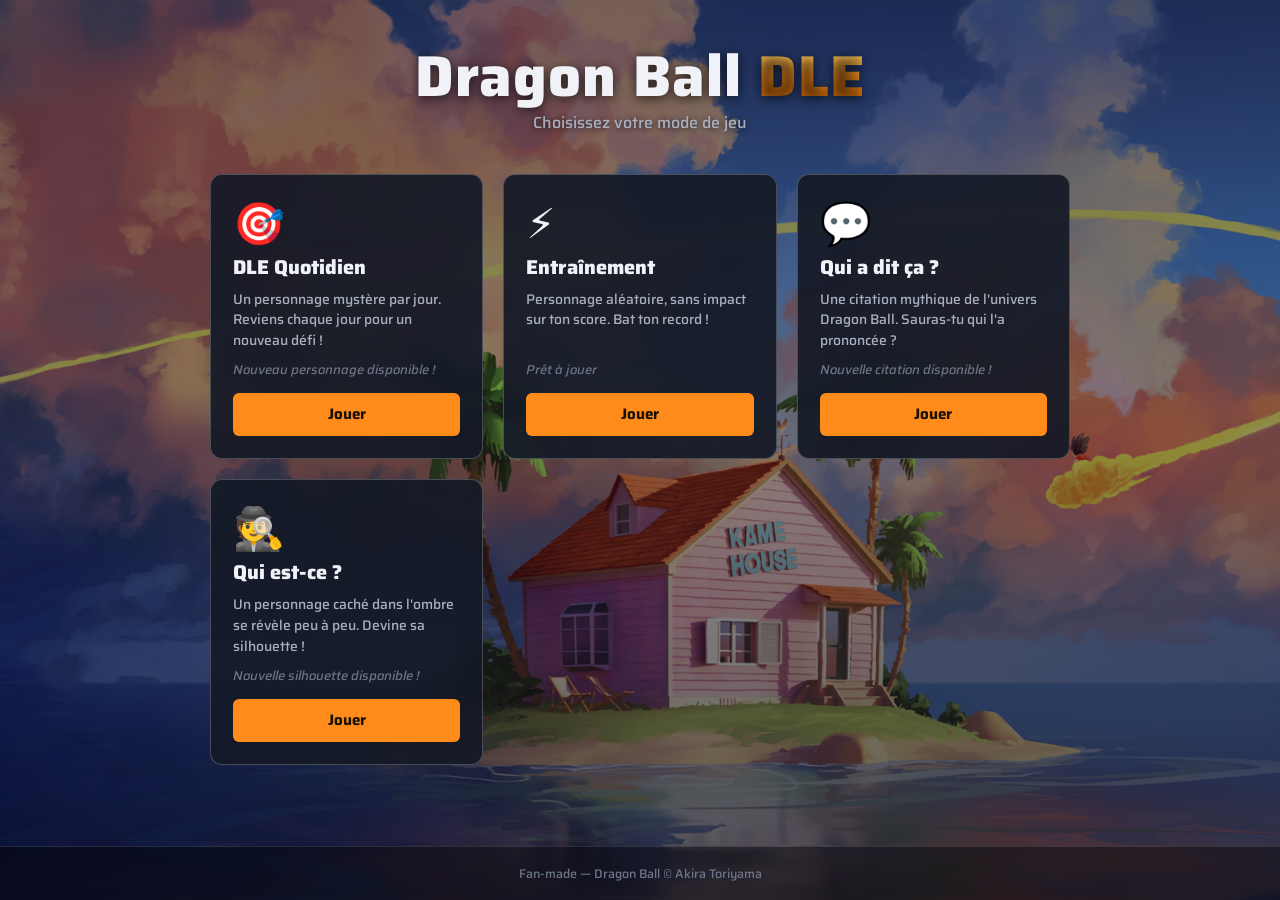
<file: index.html>
<!DOCTYPE html>
<html lang="fr">
<head>
  <meta charset="UTF-8" />
  <meta name="viewport" content="width=device-width, initial-scale=1.0" />
  <title>Dragon Ball DLE</title>
  <link rel="stylesheet" href="style.css" />
  <link href="https://fonts.googleapis.com/css2?family=Saira:wght@500;600;700;800&display=swap" rel="stylesheet" />
</head>
<body>
  <div class="bg-image" aria-hidden="true"></div>
  <div class="bg-overlay" aria-hidden="true"></div>
  <div class="page-wrap hub-wrap">
    <header>
      <h1>Dragon Ball <span>DLE</span></h1>
      <p class="subtitle">Choisissez votre mode de jeu</p>
    </header>
    <main class="hub-main">
      <div class="modes-grid">
        <!-- Daily card -->
        <a href="daily.html" class="mode-card" id="card-daily">
          <div class="mode-icon">🎯</div>
          <h2 class="mode-title">DLE Quotidien</h2>
          <p class="mode-desc">Un personnage mystère par jour. Reviens chaque jour pour un nouveau défi !</p>
          <div class="mode-status"><span id="daily-status-text">Nouveau personnage disponible !</span></div>
          <div class="btn-mode">Jouer</div>
        </a>
        <!-- Practice card -->
        <a href="practice.html" class="mode-card" id="card-practice">
          <div class="mode-icon">⚡</div>
          <h2 class="mode-title">Entraînement</h2>
          <p class="mode-desc">Personnage aléatoire, sans impact sur ton score. Bat ton record !</p>
          <div class="mode-status"><span id="practice-status-text">Prêt à jouer</span></div>
          <div class="btn-mode">Jouer</div>
        </a>
        <!-- Quotes card -->
        <a href="quotes.html" class="mode-card" id="card-quotes">
          <div class="mode-icon">💬</div>
          <h2 class="mode-title">Qui a dit ça ?</h2>
          <p class="mode-desc">Une citation mythique de l'univers Dragon Ball. Sauras-tu qui l'a prononcée ?</p>
          <div class="mode-status"><span id="quotes-status-text">Nouvelle citation disponible !</span></div>
          <div class="btn-mode">Jouer</div>
        </a>
        <!-- Silhouette card -->
        <a href="silhouette.html" class="mode-card" id="card-silhouette">
          <div class="mode-icon">🕵️</div>
          <h2 class="mode-title">Qui est-ce ?</h2>
          <p class="mode-desc">Un personnage caché dans l'ombre se révèle peu à peu. Devine sa silhouette !</p>
          <div class="mode-status"><span id="silhouette-status-text">Nouvelle silhouette disponible !</span></div>
          <div class="btn-mode">Jouer</div>
        </a>
      </div>
    </main>
    <footer><p>Fan-made — Dragon Ball © Akira Toriyama</p></footer>
  </div>
  <script>
    // Hub status logic
    function getParisDateKey() {
      try {
        const p = new Intl.DateTimeFormat('fr-FR', { timeZone: 'Europe/Paris', year: 'numeric', month: '2-digit', day: '2-digit' }).formatToParts(new Date());
        return p.find(x=>x.type==='year').value + '-' + p.find(x=>x.type==='month').value + '-' + p.find(x=>x.type==='day').value;
      } catch(e) { const d=new Date(); return d.getFullYear()+'-'+String(d.getMonth()+1).padStart(2,'0')+'-'+String(d.getDate()).padStart(2,'0'); }
    }
    function formatMs(ms) {
      const s = Math.floor(ms/1000), m = Math.floor(s/60);
      return String(m).padStart(2,'0') + ':' + String(s%60).padStart(2,'0');
    }
    function timeUntilMidnight() {
      try {
        const now = new Date();
        const paris = new Date(now.toLocaleString('en-US', {timeZone:'Europe/Paris'}));
        const local = new Date(now.toLocaleString('en-US'));
        const offset = paris - local;
        const next = new Date(paris); next.setHours(24,0,0,0);
        const diff = Math.max(0, (next - paris));
        const h=Math.floor(diff/3600000), m=Math.floor((diff%3600000)/60000), s=Math.floor((diff%60000)/1000);
        return String(h).padStart(2,'0')+':'+String(m).padStart(2,'0')+':'+String(s).padStart(2,'0');
      } catch(e) { return '--:--:--'; }
    }
    const todayKey = getParisDateKey();
    // Daily
    try {
      const ds = JSON.parse(localStorage.getItem('dbdle_daily_state') || 'null');
      const el = document.getElementById('daily-status-text');
      const card = document.getElementById('card-daily');
      if (ds && ds.dateKey === todayKey) {
        if (ds.won) {
          el.textContent = 'Gagné en ' + ds.tries + ' essai(s) ✓';
          card.classList.add('card-done');
          const t = document.createElement('span'); t.className='hub-timer'; t.id='hub-daily-timer';
          document.getElementById('card-daily').querySelector('.mode-status').appendChild(t);
          (function tick(){ t.textContent = ' · Prochain dans ' + timeUntilMidnight(); setTimeout(tick,1000); })();
        } else if (ds.guessNames && ds.guessNames.length > 0) {
          el.textContent = 'En cours — ' + ds.guessNames.length + ' essai(s)';
          card.classList.add('card-inprogress');
        }
      }
    } catch(e) {}
    // Practice
    try {
      const best = localStorage.getItem('dbdle_practice_best');
      if (best) document.getElementById('practice-status-text').textContent = 'Record : ' + formatMs(parseInt(best));
    } catch(e) {}
    // Quotes
    try {
      const qs = JSON.parse(localStorage.getItem('dbdle_quote_' + todayKey) || 'null');
      const qel = document.getElementById('quotes-status-text');
      const qcard = document.getElementById('card-quotes');
      if (qs) {
        if (qs.solved) { qel.textContent = 'Résolue en ' + qs.tries + ' essai(s) ✓'; qcard.classList.add('card-done'); }
        else if (qs.failed) { qel.textContent = 'Tentée aujourd\'hui'; qcard.classList.add('card-inprogress'); }
        else if (qs.guessNames && qs.guessNames.length > 0) { qel.textContent = 'En cours — ' + qs.guessNames.length + ' essai(s)'; qcard.classList.add('card-inprogress'); }
      }
    } catch(e) {}
    // Silhouette
    try {
      const ss = JSON.parse(localStorage.getItem('dbdle_silhouette_' + todayKey) || 'null');
      const sel = document.getElementById('silhouette-status-text');
      const scard = document.getElementById('card-silhouette');
      if (ss) {
        if (ss.solved) { sel.textContent = 'Trouvée en ' + ss.tries + ' essai(s) ✓'; scard.classList.add('card-done'); }
        else if (ss.failed) { sel.textContent = 'Tentée aujourd\'hui'; scard.classList.add('card-inprogress'); }
        else if (ss.guessNames && ss.guessNames.length > 0) { sel.textContent = 'En cours — ' + ss.guessNames.length + ' essai(s)'; scard.classList.add('card-inprogress'); }
      }
    } catch(e) {}
  </script>
</body>
</html>
</file>
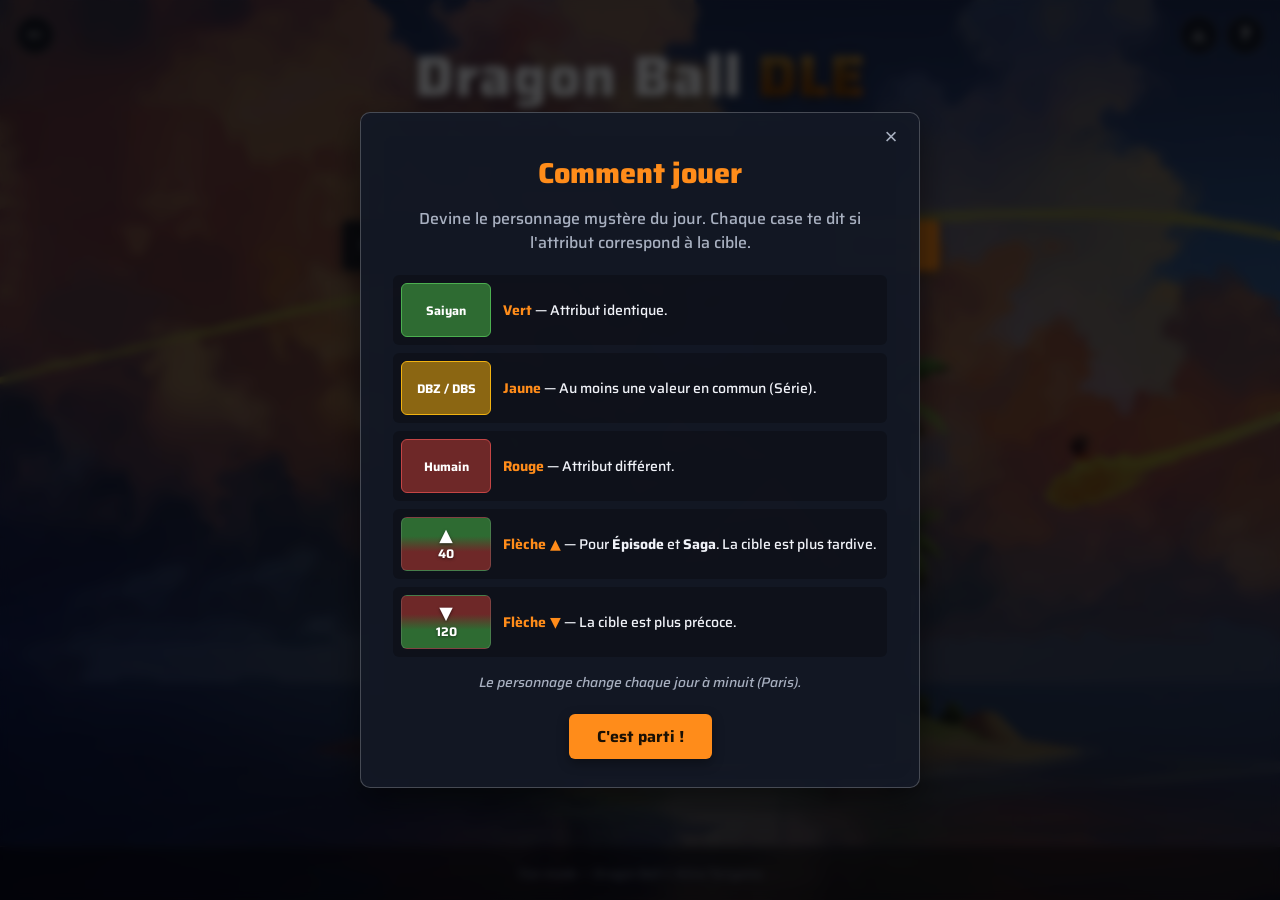
<file: daily.html>
<!DOCTYPE html>
<html lang="fr">
<head>
  <meta charset="UTF-8" />
  <meta name="viewport" content="width=device-width, initial-scale=1.0" />
  <title>Dragon Ball DLE — Quotidien</title>
  <link rel="stylesheet" href="style.css" />
  <link rel="preconnect" href="https://fonts.googleapis.com" />
  <link rel="preconnect" href="https://fonts.gstatic.com" crossorigin />
  <link href="https://fonts.googleapis.com/css2?family=Saira:wght@500;600;700;800&display=swap" rel="stylesheet" />
</head>
<body>
  <div class="bg-image" aria-hidden="true"></div>
  <div class="bg-overlay" aria-hidden="true"></div>

  <a href="index.html" class="back-btn" title="Menu principal">←</a>
  <button id="help-btn" class="help-btn" title="Comment jouer" aria-label="Comment jouer">?</button>
  <button id="stats-btn" class="help-btn stats-btn" title="Statistiques" aria-label="Statistiques">
    <svg viewBox="0 0 24 24" width="18" height="18" fill="none" stroke="currentColor" stroke-width="2.2" stroke-linecap="round" stroke-linejoin="round" aria-hidden="true">
      <line x1="6" y1="20" x2="6" y2="12"></line>
      <line x1="12" y1="20" x2="12" y2="6"></line>
      <line x1="18" y1="20" x2="18" y2="14"></line>
    </svg>
  </button>

  <div class="page-wrap">
    <header>
      <h1>Dragon Ball <span>DLE</span></h1>
      <p class="subtitle">Devine le personnage mystère du jour</p>
      <div class="header-stats">
        <span class="stat">Essais : <strong id="tries">0</strong></span>
        <span class="stat">Personnages : <strong id="pool-count">0</strong></span>
      </div>
    </header>

    <main>
      <div id="game-area">
        <div class="search-panel">
          <div class="search-box">
            <input type="text" id="search-input" placeholder="Nom du personnage..." autocomplete="off" />
            <div id="suggestions" class="suggestions hidden"></div>
          </div>
          <button id="guess-btn">Deviner</button>
        </div>

        <div id="error-msg" class="error-msg hidden"></div>

        <div id="hint-box" class="hint-box hidden">
          <span id="hint-text"></span>
        </div>

        <div id="columns-header" class="columns-header hidden">
          <div class="col-label">Personnage</div>
          <div class="col-label">Sexe</div>
          <div class="col-label">Cheveux</div>
          <div class="col-label">Origine</div>
          <div class="col-label">Race</div>
          <div class="col-label">Affiliation</div>
          <div class="col-label">Épisode</div>
          <div class="col-label">Saga</div>
          <div class="col-label">Série</div>
        </div>

        <div id="guesses-container"></div>
      </div>

      <div id="already-won" class="already-won-panel hidden">
        <h2>Tu as déjà gagné aujourd'hui !</h2>
        <div class="winner-portrait already-portrait">
          <div class="winner-aura"></div>
          <img id="already-img" class="winner-img" alt="" />
        </div>
        <p>Tu avais trouvé <strong id="already-name"></strong> en <strong><span id="already-tries"></span> essai(s)</strong>.</p>
        <div class="daily-info">
          <div class="info-block">
            <span class="info-label">Joueurs ayant trouvé</span>
            <span class="info-value" id="already-players">—</span>
          </div>
          <div class="info-block">
            <span class="info-label">Prochain personnage dans</span>
            <span class="info-value timer" id="already-timer">--:--:--</span>
          </div>
        </div>
        <button id="already-stats-btn" class="btn-secondary">Voir mes statistiques</button>
      </div>

      <div id="win-screen" class="overlay hidden">
        <div class="modal-panel win-panel">
          <h2 id="win-title">Bien joué !</h2>
          <div class="winner-portrait">
            <div class="winner-aura"></div>
            <div class="winner-sparks"></div>
            <img id="winner-img" class="winner-img" alt="" />
          </div>
          <p>Tu as trouvé <strong id="win-name"></strong> en <strong><span id="win-tries"></span> essai(s)</strong>.</p>
          <div class="daily-info" id="win-daily-info">
            <div class="info-block">
              <span class="info-label">Joueurs ayant trouvé aujourd'hui</span>
              <span class="info-value" id="win-players">—</span>
            </div>
            <div class="info-block">
              <span class="info-label">Prochain personnage dans</span>
              <span class="info-value timer" id="win-timer">--:--:--</span>
            </div>
          </div>
          <div class="win-actions">
            <button id="win-stats-btn" class="btn-secondary">Mes stats</button>
            <button id="win-close-btn" class="btn-primary">Fermer</button>
          </div>
        </div>
      </div>

      <div id="easter-screen" class="overlay hidden">
        <div class="modal-panel easter-panel">
          <h2>Légende !</h2>
          <p class="easter-tag">Easter Egg</p>
          <p>Tu as invoqué <strong>Lucas Latraube</strong>.</p>
          <div class="easter-target-box">
            Le personnage à deviner était <strong id="easter-target-name"></strong>
          </div>
          <button id="easter-close-btn" class="btn-primary">Fermer</button>
        </div>
      </div>
    </main>

    <footer>
      <p>Fan-made — Dragon Ball © Akira Toriyama</p>
    </footer>
  </div>

  <div id="stats-modal" class="overlay hidden">
    <div class="modal-panel stats-panel">
      <button id="stats-close" class="legend-close" aria-label="Fermer">×</button>
      <h2>Statistiques</h2>

      <div class="stats-grid">
        <div class="stat-card">
          <span class="stat-card-value" id="stat-played">0</span>
          <span class="stat-card-label">Parties</span>
        </div>
        <div class="stat-card">
          <span class="stat-card-value" id="stat-won">0</span>
          <span class="stat-card-label">Victoires</span>
        </div>
        <div class="stat-card">
          <span class="stat-card-value" id="stat-streak">0</span>
          <span class="stat-card-label">Série actuelle</span>
        </div>
        <div class="stat-card">
          <span class="stat-card-value" id="stat-maxstreak">0</span>
          <span class="stat-card-label">Meilleure série</span>
        </div>
      </div>

      <h3 class="stats-subheading">Distribution des essais</h3>
      <div id="stats-distribution" class="stats-distribution">
        <p class="stats-empty">Aucune victoire enregistrée pour l'instant.</p>
      </div>

      <button id="stats-close-bottom" class="btn-primary">Fermer</button>
    </div>
  </div>

  <div id="legend-modal" class="overlay hidden">
    <div class="modal-panel legend-panel">
      <button id="legend-close" class="legend-close" aria-label="Fermer">×</button>
      <h2>Comment jouer</h2>
      <p class="legend-intro">
        Devine le personnage mystère du jour. Chaque case te dit si l'attribut correspond à la cible.
      </p>

      <div class="legend-rules">
        <div class="legend-row">
          <div class="legend-cell-demo correct">Saiyan</div>
          <div class="legend-explain"><strong>Vert</strong> — Attribut identique.</div>
        </div>

        <div class="legend-row">
          <div class="legend-cell-demo partial">DBZ / DBS</div>
          <div class="legend-explain"><strong>Jaune</strong> — Au moins une valeur en commun (Série).</div>
        </div>

        <div class="legend-row">
          <div class="legend-cell-demo wrong">Humain</div>
          <div class="legend-explain"><strong>Rouge</strong> — Attribut différent.</div>
        </div>

        <div class="legend-row">
          <div class="legend-cell-demo gradient-up">
            <span class="cell-arrow">▲</span>
            <span class="cell-val">40</span>
          </div>
          <div class="legend-explain"><strong>Flèche ▲</strong> — Pour <em>Épisode</em> et <em>Saga</em>. La cible est plus tardive.</div>
        </div>

        <div class="legend-row">
          <div class="legend-cell-demo gradient-down">
            <span class="cell-arrow">▼</span>
            <span class="cell-val">120</span>
          </div>
          <div class="legend-explain"><strong>Flèche ▼</strong> — La cible est plus précoce.</div>
        </div>
      </div>

      <p class="legend-reset">Le personnage change chaque jour à minuit (Paris).</p>

      <button id="legend-start" class="btn-primary">C'est parti !</button>
    </div>
  </div>

  <script>window.INITIAL_MODE = 'daily';</script>
  <script src="data.js"></script>
  <script src="game.js"></script>
</body>
</html>
</file>
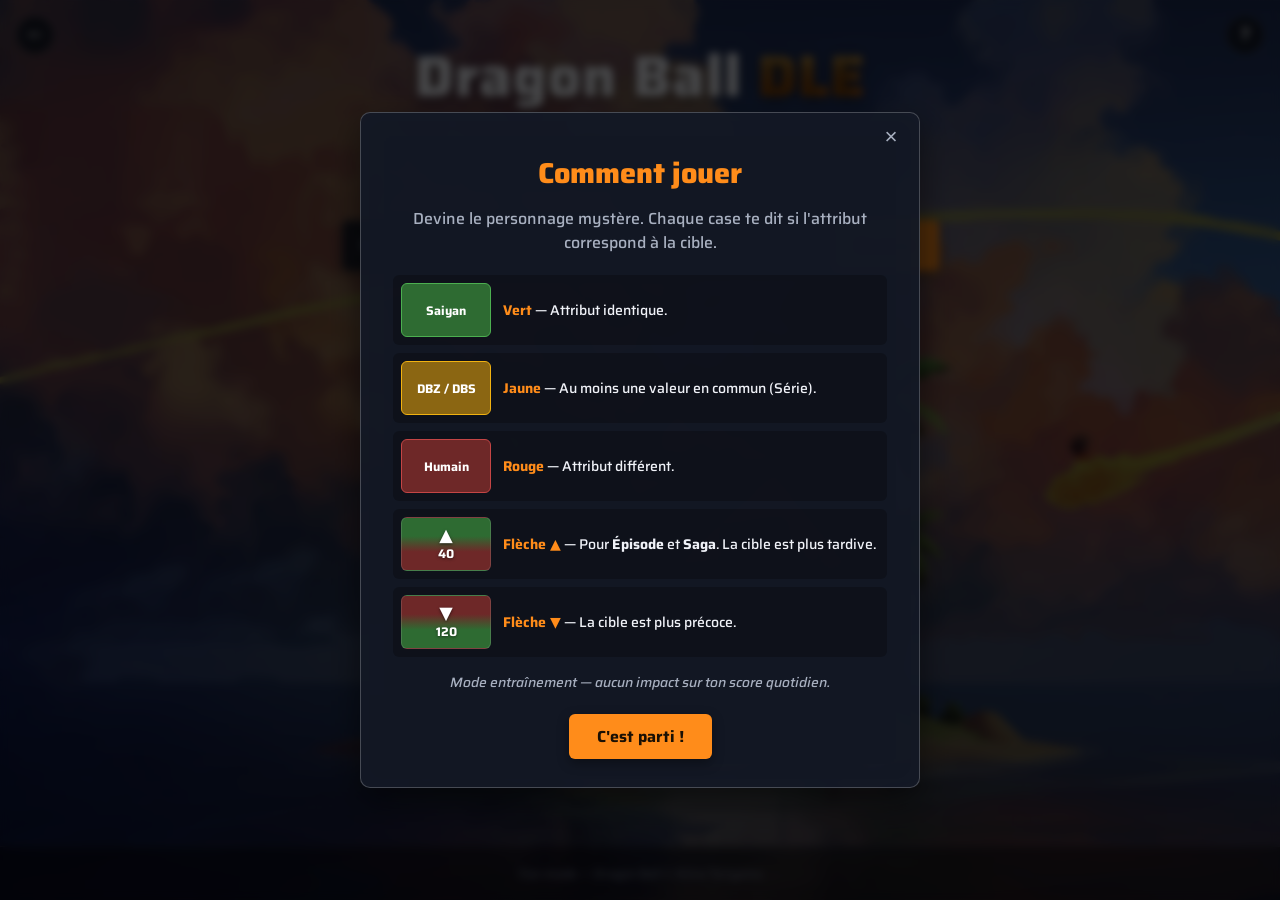
<file: practice.html>
<!DOCTYPE html>
<html lang="fr">
<head>
  <meta charset="UTF-8" />
  <meta name="viewport" content="width=device-width, initial-scale=1.0" />
  <title>Dragon Ball DLE — Entraînement</title>
  <link rel="stylesheet" href="style.css" />
  <link rel="preconnect" href="https://fonts.googleapis.com" />
  <link rel="preconnect" href="https://fonts.gstatic.com" crossorigin />
  <link href="https://fonts.googleapis.com/css2?family=Saira:wght@500;600;700;800&display=swap" rel="stylesheet" />
</head>
<body>
  <div class="bg-image" aria-hidden="true"></div>
  <div class="bg-overlay" aria-hidden="true"></div>

  <a href="index.html" class="back-btn" title="Menu principal">←</a>
  <button id="help-btn" class="help-btn" title="Comment jouer" aria-label="Comment jouer">?</button>

  <div class="page-wrap">
    <header>
      <h1>Dragon Ball <span>DLE</span></h1>
      <p class="subtitle">Mode entraînement</p>
      <div class="header-stats">
        <span class="stat">Essais : <strong id="tries">0</strong></span>
        <span class="stat">Personnages : <strong id="pool-count">0</strong></span>
        <span class="stat"><span class="chrono-icon">⏱</span> <strong id="timer-display">--:--</strong></span>
      </div>
    </header>

    <main>
      <div id="game-area">
        <div class="search-panel">
          <div class="search-box">
            <input type="text" id="search-input" placeholder="Nom du personnage..." autocomplete="off" />
            <div id="suggestions" class="suggestions hidden"></div>
          </div>
          <button id="guess-btn">Deviner</button>
        </div>

        <div id="error-msg" class="error-msg hidden"></div>

        <div id="hint-box" class="hint-box hidden">
          <span id="hint-text"></span>
        </div>

        <div id="columns-header" class="columns-header hidden">
          <div class="col-label">Personnage</div>
          <div class="col-label">Sexe</div>
          <div class="col-label">Cheveux</div>
          <div class="col-label">Origine</div>
          <div class="col-label">Race</div>
          <div class="col-label">Affiliation</div>
          <div class="col-label">Épisode</div>
          <div class="col-label">Saga</div>
          <div class="col-label">Série</div>
        </div>

        <div id="guesses-container"></div>
      </div>

      <div id="win-screen" class="overlay hidden">
        <div class="modal-panel win-panel">
          <h2 id="win-title">Trouvé !</h2>
          <div class="winner-portrait">
            <div class="winner-aura"></div>
            <div class="winner-sparks"></div>
            <img id="winner-img" class="winner-img" alt="" />
          </div>
          <p>Tu as trouvé <strong id="win-name"></strong> en <strong><span id="win-tries"></span> essai(s)</strong>.</p>
          <div class="practice-time-result">
            Temps : <strong id="win-time">--:--</strong>
          </div>
          <p id="win-record-msg" class="win-record-msg hidden">🏆 Nouveau record personnel !</p>
          <div class="win-actions">
            <button id="win-practice-again" class="btn-secondary">Nouveau perso</button>
            <a href="index.html" class="btn-primary">Menu principal</a>
            <button id="win-close-btn" class="btn-primary">Continuer</button>
          </div>
        </div>
      </div>
    </main>

    <footer>
      <p>Fan-made — Dragon Ball © Akira Toriyama</p>
    </footer>
  </div>

  <div id="legend-modal" class="overlay hidden">
    <div class="modal-panel legend-panel">
      <button id="legend-close" class="legend-close" aria-label="Fermer">×</button>
      <h2>Comment jouer</h2>
      <p class="legend-intro">
        Devine le personnage mystère. Chaque case te dit si l'attribut correspond à la cible.
      </p>

      <div class="legend-rules">
        <div class="legend-row">
          <div class="legend-cell-demo correct">Saiyan</div>
          <div class="legend-explain"><strong>Vert</strong> — Attribut identique.</div>
        </div>

        <div class="legend-row">
          <div class="legend-cell-demo partial">DBZ / DBS</div>
          <div class="legend-explain"><strong>Jaune</strong> — Au moins une valeur en commun (Série).</div>
        </div>

        <div class="legend-row">
          <div class="legend-cell-demo wrong">Humain</div>
          <div class="legend-explain"><strong>Rouge</strong> — Attribut différent.</div>
        </div>

        <div class="legend-row">
          <div class="legend-cell-demo gradient-up">
            <span class="cell-arrow">▲</span>
            <span class="cell-val">40</span>
          </div>
          <div class="legend-explain"><strong>Flèche ▲</strong> — Pour <em>Épisode</em> et <em>Saga</em>. La cible est plus tardive.</div>
        </div>

        <div class="legend-row">
          <div class="legend-cell-demo gradient-down">
            <span class="cell-arrow">▼</span>
            <span class="cell-val">120</span>
          </div>
          <div class="legend-explain"><strong>Flèche ▼</strong> — La cible est plus précoce.</div>
        </div>
      </div>

      <p class="legend-reset">Mode entraînement — aucun impact sur ton score quotidien.</p>

      <button id="legend-start" class="btn-primary">C'est parti !</button>
    </div>
  </div>

  <script>window.INITIAL_MODE = 'practice';</script>
  <script src="data.js"></script>
  <script src="game.js"></script>
</body>
</html>
</file>
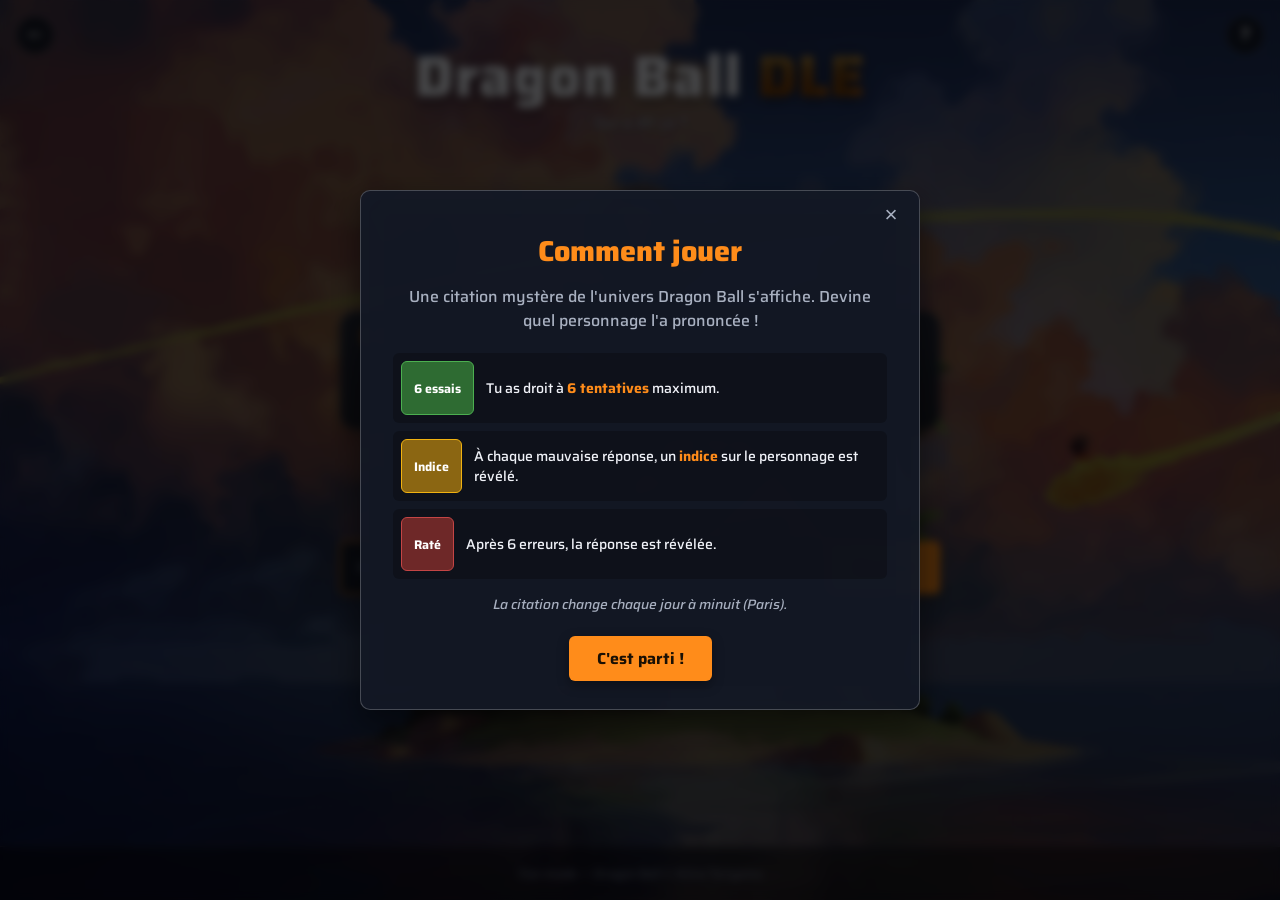
<file: quotes.html>
<!DOCTYPE html>
<html lang="fr">
<head>
  <meta charset="UTF-8" />
  <meta name="viewport" content="width=device-width, initial-scale=1.0" />
  <title>Dragon Ball DLE — Qui a dit ça ?</title>
  <link rel="stylesheet" href="style.css" />
  <link rel="preconnect" href="https://fonts.googleapis.com" />
  <link rel="preconnect" href="https://fonts.gstatic.com" crossorigin />
  <link href="https://fonts.googleapis.com/css2?family=Saira:wght@500;600;700;800&display=swap" rel="stylesheet" />
</head>
<body>
  <div class="bg-image" aria-hidden="true"></div>
  <div class="bg-overlay" aria-hidden="true"></div>

  <a href="index.html" class="back-btn" title="Menu principal">←</a>
  <button id="help-btn" class="help-btn" title="Comment jouer" aria-label="Comment jouer">?</button>

  <div class="page-wrap">
    <header>
      <h1>Dragon Ball <span>DLE</span></h1>
      <p class="subtitle">Qui a dit ça ?</p>
    </header>

    <main>
      <div class="quote-area">
        <!-- Personnage mystère + bulle de dialogue -->
        <div class="quote-stage">
          <div class="quote-speaker">
            <div class="q-speaker-avatar" id="q-speaker-avatar">
              <span class="q-speaker-mark">?</span>
            </div>
            <div class="q-speaker-label" id="q-speaker-label">Personnage&nbsp;mystère</div>
          </div>

          <div class="quote-bubble" id="quote-bubble">Chargement…</div>
        </div>

        <div class="quote-progress" id="quote-progress" aria-label="Progression des essais"></div>
        <div class="quote-counter">Essai <span id="q-current">1</span> / 6</div>

        <div id="quote-wrong-list" class="quote-wrong-list"></div>

        <div id="hints-container" class="hints-container"></div>

        <div class="search-panel">
          <div class="search-box">
            <input type="text" id="q-search-input" placeholder="Nom du personnage…" autocomplete="off" spellcheck="false" />
            <div id="q-suggestions" class="suggestions hidden"></div>
          </div>
          <button id="q-guess-btn">Deviner</button>
        </div>

        <div id="q-error-msg" class="error-msg hidden"></div>
      </div>

      <!-- Win overlay -->
      <div id="q-win-overlay" class="overlay hidden">
        <div class="modal-panel win-panel">
          <h2>Bien trouvé !</h2>
          <div class="winner-portrait">
            <div class="winner-aura"></div>
            <div class="winner-sparks"></div>
            <img id="q-win-char-img" class="winner-img" alt="" />
          </div>
          <p>Tu as trouvé le personnage en <strong><span id="q-win-tries"></span> essai(s)</strong>.</p>
          <div class="daily-info">
            <div class="info-block">
              <span class="info-label">Prochaine citation dans</span>
              <span class="info-value timer" id="q-win-timer">--:--:--</span>
            </div>
          </div>
          <div class="win-actions">
            <a href="index.html" class="btn-primary">Menu principal</a>
          </div>
        </div>
      </div>

      <!-- Lose overlay -->
      <div id="q-lose-overlay" class="overlay hidden">
        <div class="modal-panel win-panel">
          <h2 style="color: var(--wrong);">Raté !</h2>
          <div class="winner-portrait">
            <div class="winner-aura"></div>
            <img id="q-lose-char-img" class="winner-img" alt="" />
          </div>
          <p>La réponse était <strong id="q-lose-char-name"></strong>.</p>
          <div class="daily-info">
            <div class="info-block">
              <span class="info-label">Prochaine citation dans</span>
              <span class="info-value timer" id="q-lose-timer">--:--:--</span>
            </div>
          </div>
          <div class="win-actions">
            <a href="index.html" class="btn-primary">Menu principal</a>
          </div>
        </div>
      </div>
    </main>

    <footer>
      <p>Fan-made — Dragon Ball © Akira Toriyama</p>
    </footer>
  </div>

  <div id="legend-modal" class="overlay hidden">
    <div class="modal-panel legend-panel">
      <button id="legend-close" class="legend-close" aria-label="Fermer">×</button>
      <h2>Comment jouer</h2>
      <p class="legend-intro">
        Une citation mystère de l'univers Dragon Ball s'affiche. Devine quel personnage l'a prononcée !
      </p>

      <div class="legend-rules">
        <div class="legend-row">
          <div class="legend-cell-demo correct" style="width:auto;padding:6px 12px;">6 essais</div>
          <div class="legend-explain">Tu as droit à <strong>6 tentatives</strong> maximum.</div>
        </div>

        <div class="legend-row">
          <div class="legend-cell-demo partial" style="width:auto;padding:6px 12px;">Indice</div>
          <div class="legend-explain">À chaque mauvaise réponse, un <strong>indice</strong> sur le personnage est révélé.</div>
        </div>

        <div class="legend-row">
          <div class="legend-cell-demo wrong" style="width:auto;padding:6px 12px;">Raté</div>
          <div class="legend-explain">Après 6 erreurs, la réponse est révélée.</div>
        </div>
      </div>

      <p class="legend-reset">La citation change chaque jour à minuit (Paris).</p>

      <button id="legend-start" class="btn-primary">C'est parti !</button>
    </div>
  </div>

  <script src="data.js"></script>
  <script src="quotes-data.js"></script>
  <script src="quotes-game.js"></script>
</body>
</html>
</file>
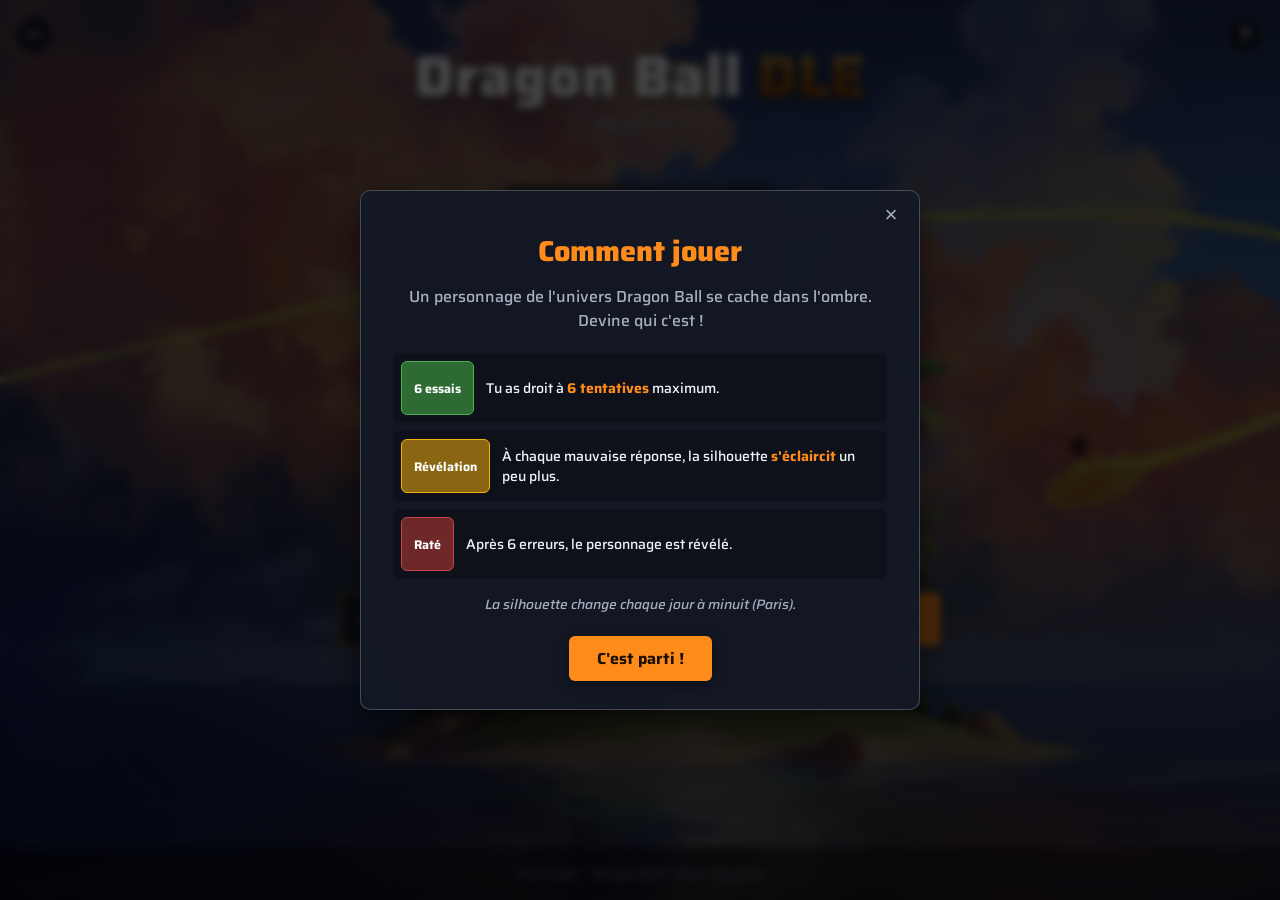
<file: silhouette.html>
<!DOCTYPE html>
<html lang="fr">
<head>
  <meta charset="UTF-8" />
  <meta name="viewport" content="width=device-width, initial-scale=1.0" />
  <title>Dragon Ball DLE — Qui est-ce ?</title>
  <link rel="stylesheet" href="style.css" />
  <link rel="preconnect" href="https://fonts.googleapis.com" />
  <link rel="preconnect" href="https://fonts.gstatic.com" crossorigin />
  <link href="https://fonts.googleapis.com/css2?family=Saira:wght@500;600;700;800&display=swap" rel="stylesheet" />
</head>
<body>
  <div class="bg-image" aria-hidden="true"></div>
  <div class="bg-overlay" aria-hidden="true"></div>

  <a href="index.html" class="back-btn" title="Menu principal">←</a>
  <button id="help-btn" class="help-btn" title="Comment jouer" aria-label="Comment jouer">?</button>

  <div class="page-wrap">
    <header>
      <h1>Dragon Ball <span>DLE</span></h1>
      <p class="subtitle">Qui est-ce ?</p>
    </header>

    <main>
      <div class="quote-area">
        <!-- Silhouette mystère -->
        <div class="silh-stage">
          <div class="silh-frame" id="silh-frame">
            <img id="silh-img" class="silh-img" alt="Personnage mystère" />
            <div class="silh-vignette" aria-hidden="true"></div>
            <span class="silh-mark" aria-hidden="true">?</span>
          </div>
          <div class="silh-caption" id="silh-caption">Qui se cache derrière cette silhouette ?</div>
        </div>

        <div class="quote-progress" id="silh-progress" aria-label="Progression des essais"></div>
        <div class="quote-counter">Essai <span id="silh-current">1</span> / 6</div>

        <div id="silh-wrong-list" class="quote-wrong-list"></div>

        <div class="search-panel">
          <div class="search-box">
            <input type="text" id="silh-search-input" placeholder="Nom du personnage…" autocomplete="off" spellcheck="false" />
            <div id="silh-suggestions" class="suggestions hidden"></div>
          </div>
          <button id="silh-guess-btn">Deviner</button>
        </div>

        <div id="silh-error-msg" class="error-msg hidden"></div>
      </div>

      <!-- Win overlay -->
      <div id="silh-win-overlay" class="overlay hidden">
        <div class="modal-panel win-panel">
          <h2>Bien vu !</h2>
          <div class="winner-portrait">
            <div class="winner-aura"></div>
            <div class="winner-sparks"></div>
            <img id="silh-win-char-img" class="winner-img" alt="" />
          </div>
          <p>C'était <strong id="silh-win-char-name"></strong> — trouvé en <strong><span id="silh-win-tries"></span> essai(s)</strong>.</p>
          <div class="daily-info">
            <div class="info-block">
              <span class="info-label">Prochaine silhouette dans</span>
              <span class="info-value timer" id="silh-win-timer">--:--:--</span>
            </div>
          </div>
          <div class="win-actions">
            <a href="index.html" class="btn-primary">Menu principal</a>
          </div>
        </div>
      </div>

      <!-- Lose overlay -->
      <div id="silh-lose-overlay" class="overlay hidden">
        <div class="modal-panel win-panel">
          <h2 style="color: var(--wrong);">Raté !</h2>
          <div class="winner-portrait">
            <div class="winner-aura"></div>
            <img id="silh-lose-char-img" class="winner-img" alt="" />
          </div>
          <p>C'était <strong id="silh-lose-char-name"></strong>.</p>
          <div class="daily-info">
            <div class="info-block">
              <span class="info-label">Prochaine silhouette dans</span>
              <span class="info-value timer" id="silh-lose-timer">--:--:--</span>
            </div>
          </div>
          <div class="win-actions">
            <a href="index.html" class="btn-primary">Menu principal</a>
          </div>
        </div>
      </div>
    </main>

    <footer>
      <p>Fan-made — Dragon Ball © Akira Toriyama</p>
    </footer>
  </div>

  <div id="legend-modal" class="overlay hidden">
    <div class="modal-panel legend-panel">
      <button id="legend-close" class="legend-close" aria-label="Fermer">×</button>
      <h2>Comment jouer</h2>
      <p class="legend-intro">
        Un personnage de l'univers Dragon Ball se cache dans l'ombre. Devine qui c'est !
      </p>

      <div class="legend-rules">
        <div class="legend-row">
          <div class="legend-cell-demo correct" style="width:auto;padding:6px 12px;">6 essais</div>
          <div class="legend-explain">Tu as droit à <strong>6 tentatives</strong> maximum.</div>
        </div>

        <div class="legend-row">
          <div class="legend-cell-demo partial" style="width:auto;padding:6px 12px;">Révélation</div>
          <div class="legend-explain">À chaque mauvaise réponse, la silhouette <strong>s'éclaircit</strong> un peu plus.</div>
        </div>

        <div class="legend-row">
          <div class="legend-cell-demo wrong" style="width:auto;padding:6px 12px;">Raté</div>
          <div class="legend-explain">Après 6 erreurs, le personnage est révélé.</div>
        </div>
      </div>

      <p class="legend-reset">La silhouette change chaque jour à minuit (Paris).</p>

      <button id="legend-start" class="btn-primary">C'est parti !</button>
    </div>
  </div>

  <script src="data.js"></script>
  <script src="silhouette-game.js"></script>
</body>
</html>
</file>
<file: style.css>
/* ═══════════════════════════════════════════════
   DRAGON BALL DLE — Sobre, fond image
   ═══════════════════════════════════════════════ */

:root {
  --panel:        rgba(20, 25, 38, 0.92);
  --panel-light:  rgba(30, 38, 56, 0.92);
  --border:       rgba(255, 255, 255, 0.12);
  --border-strong:rgba(255, 255, 255, 0.22);
  --text:         #f0f2f8;
  --text-dim:     #a8b0c0;
  --text-muted:   #6c7588;

  --orange:       #ff8c1a;
  --correct:      #4caf50;
  --correct-bg:   #2e6b32;
  --partial:      #f1b211;
  --partial-bg:   #8b6612;
  --wrong:        #c44545;
  --wrong-bg:     #6e2828;

  --radius: 6px;
  --shadow-soft: 0 4px 12px rgba(0, 0, 0, 0.35);

  --font: 'Saira', system-ui, -apple-system, sans-serif;
}

* { box-sizing: border-box; margin: 0; padding: 0; }
*::selection { background: var(--orange); color: #000; }

html { scroll-behavior: smooth; height: 100%; }

body {
  background: #0f1320;
  color: var(--text);
  font-family: var(--font);
  font-weight: 500;
  min-height: 100vh;
  overflow-x: hidden;
  position: relative;
  line-height: 1.4;
}

/* ─── FOND IMAGE ─── */
.bg-image {
  position: fixed; inset: 0; z-index: 0;
  background-image: url('images/background.jpg');
  background-size: cover;
  background-position: center;
  background-repeat: no-repeat;
  background-color: #1a1f2e;
}

.bg-overlay {
  position: fixed; inset: 0; z-index: 1;
  /* Overlay plus léger pour mieux voir le wallpaper */
  background: linear-gradient(180deg,
    rgba(8, 12, 22, 0.55) 0%,
    rgba(8, 12, 22, 0.45) 50%,
    rgba(8, 12, 22, 0.65) 100%);
  pointer-events: none;
}

/* ─── PAGE WRAP — footer sticky en bas ─── */
.page-wrap {
  position: relative;
  z-index: 10;
  min-height: 100vh;
  display: flex;
  flex-direction: column;
}

.page-wrap main {
  flex: 1;
}

/* ─── BOUTONS FLOTTANTS (aide, stats) ─── */
.help-btn {
  position: fixed;
  top: 16px; right: 16px;
  z-index: 50;
  width: 38px; height: 38px;
  border-radius: 50%;
  border: 1px solid var(--border-strong);
  background: var(--panel);
  color: var(--text);
  font-family: var(--font);
  font-weight: 700;
  font-size: 1.1rem;
  cursor: pointer;
  transition: background 0.15s, transform 0.15s, border-color 0.15s;
  display: flex;
  align-items: center;
  justify-content: center;
  line-height: 1;
  backdrop-filter: blur(8px);
}
.help-btn:hover {
  background: var(--panel-light);
  border-color: var(--orange);
  transform: scale(1.05);
}
.stats-btn { right: 62px; }

/* ─── HEADER ─── */
header {
  text-align: center;
  padding: 48px 20px 24px;
}

h1 {
  font-family: var(--font);
  font-weight: 800;
  font-size: clamp(2.2rem, 6vw, 3.6rem);
  letter-spacing: 1px;
  color: var(--text);
  margin-bottom: 6px;
  line-height: 1;
  text-shadow: 0 2px 12px rgba(0, 0, 0, 0.7);
  animation: titleFadeIn 0.7s ease-out both;
}
h1 span {
  background: linear-gradient(180deg, #ffd76b 0%, var(--orange) 55%, #d96a00 100%);
  -webkit-background-clip: text;
  background-clip: text;
  -webkit-text-fill-color: transparent;
  color: var(--orange);
  animation: titleGlow 3.6s ease-in-out 0.7s infinite;
  display: inline-block;
}

@keyframes titleFadeIn {
  from { opacity: 0; transform: translateY(-8px); }
  to   { opacity: 1; transform: translateY(0); }
}
@keyframes titleGlow {
  0%, 100% { filter: drop-shadow(0 0 0 rgba(255, 165, 0, 0)); }
  50%      { filter: drop-shadow(0 0 14px rgba(255, 165, 0, 0.55)); }
}

.subtitle {
  font-size: 1rem;
  color: var(--text-dim);
  margin-bottom: 16px;
  text-shadow: 0 1px 6px rgba(0, 0, 0, 0.7);
}

.header-stats {
  display: inline-flex;
  gap: 14px;
  flex-wrap: wrap;
  justify-content: center;
}
.stat {
  background: var(--panel);
  border: 1px solid var(--border);
  border-radius: var(--radius);
  padding: 6px 14px;
  font-size: 0.9rem;
  color: var(--text-dim);
  backdrop-filter: blur(8px);
}
.stat strong {
  color: var(--text);
  font-weight: 700;
}

/* ─── MAIN ─── */
main {
  max-width: 1100px;
  margin: 0 auto;
  padding: 12px 16px 60px;
  width: 100%;
}

/* ─── BARRE DE RECHERCHE ─── */
.search-panel {
  display: flex;
  gap: 10px;
  margin-bottom: 16px;
  justify-content: center;
}

.search-box {
  position: relative;
  flex: 1;
  max-width: 480px;
}

#search-input {
  width: 100%;
  padding: 12px 16px;
  background: var(--panel);
  border: 1px solid var(--border-strong);
  border-radius: var(--radius);
  color: var(--text);
  font-family: var(--font);
  font-size: 1rem;
  font-weight: 500;
  outline: none;
  backdrop-filter: blur(8px);
  box-shadow: var(--shadow-soft);
  transition: border-color 0.15s;
}
#search-input::placeholder { color: var(--text-muted); }
#search-input:focus { border-color: var(--orange); }

.suggestions {
  position: absolute;
  top: calc(100% + 4px);
  left: 0; right: 0;
  background: var(--panel);
  border: 1px solid var(--border-strong);
  border-radius: var(--radius);
  z-index: 100;
  box-shadow: var(--shadow-soft);
  max-height: 280px;
  overflow-y: auto;
  backdrop-filter: blur(8px);
}
.suggestions.hidden { display: none; }

.suggestion-item {
  padding: 10px 16px;
  cursor: pointer;
  font-weight: 600;
  font-size: 0.92rem;
  border-bottom: 1px solid var(--border);
  transition: background 0.1s;
  color: var(--text);
}
.suggestion-item:last-child { border-bottom: none; }
.suggestion-item:hover {
  background: var(--panel-light);
  color: var(--orange);
}

#guess-btn {
  padding: 12px 24px;
  background: var(--orange);
  border: none;
  border-radius: var(--radius);
  color: #1a1004;
  font-family: var(--font);
  font-weight: 700;
  font-size: 1rem;
  cursor: pointer;
  box-shadow: var(--shadow-soft);
  transition: background 0.15s, transform 0.15s;
  white-space: nowrap;
}
#guess-btn:hover {
  background: #ffa540;
  transform: translateY(-1px);
}
#guess-btn:active { transform: translateY(0); }

/* ─── ERREUR ─── */
.error-msg {
  text-align: center;
  background: var(--wrong-bg);
  border: 1px solid var(--wrong);
  border-radius: var(--radius);
  padding: 8px 14px;
  color: var(--text);
  font-weight: 600;
  margin-bottom: 12px;
  animation: shake 0.3s ease;
}
.error-msg.hidden { display: none; }
@keyframes shake {
  0%, 100% { transform: translateX(0); }
  25% { transform: translateX(-5px); }
  75% { transform: translateX(5px); }
}

/* ─── HINT BOX ─── */
.hint-box {
  background: var(--panel-light);
  border: 1px solid var(--orange);
  border-left: 3px solid var(--orange);
  border-radius: var(--radius);
  padding: 10px 14px;
  margin-bottom: 12px;
  font-size: 0.92rem;
  font-weight: 500;
  color: var(--text);
  backdrop-filter: blur(8px);
}
.hint-box.hidden { display: none; }
.hint-box::before {
  content: "Indice : ";
  font-weight: 700;
  color: var(--orange);
}

/* ─── COLONNES HEADER ─── */
.columns-header {
  display: flex;
  gap: 6px;
  margin-bottom: 8px;
  padding: 0 4px;
}
.columns-header.hidden { display: none; }
.col-label {
  flex: 1;
  text-align: center;
  font-size: 0.72rem;
  font-weight: 700;
  text-transform: uppercase;
  letter-spacing: 0.5px;
  color: var(--text-dim);
  padding: 4px 2px;
  text-shadow: 0 1px 4px rgba(0, 0, 0, 0.7);
}
.col-label:first-child { flex: 1.4; }

/* ─── GUESS ROW ─── */
.guess-row {
  display: flex;
  gap: 6px;
  margin-bottom: 6px;
  opacity: 0;
  transform: translateY(-8px);
  transition: opacity 0.3s ease, transform 0.3s ease;
}
.guess-row.revealed { opacity: 1; transform: translateY(0); }

.cell {
  flex: 1;
  position: relative;
  display: flex;
  flex-direction: column;
  align-items: center;
  justify-content: center;
  gap: 3px;
  padding: 8px 6px;
  font-size: 0.8rem;
  font-weight: 600;
  text-align: center;
  border-radius: var(--radius);
  min-height: 64px;
  background: var(--panel);
  border: 1px solid var(--border);
  animation: flipIn 0.4s ease both;
  overflow: hidden;
  color: var(--text);
}

@keyframes flipIn {
  0%   { transform: rotateX(-90deg); opacity: 0; }
  100% { transform: rotateX(0); opacity: 1; }
}

.cell-name {
  flex: 1.4;
  background: var(--panel-light);
  font-weight: 700;
  font-size: 0.78rem;
  gap: 6px;
  animation: none;
}

.cell-img-wrap {
  width: 50px;
  height: 50px;
  flex-shrink: 0;
  background: rgba(0, 0, 0, 0.4);
  border-radius: 4px;
  overflow: hidden;
}

.cell-img {
  width: 100%;
  height: 100%;
  object-fit: cover;
  object-position: top center;
  display: block;
}

.cell-img-placeholder {
  width: 100%;
  height: 100%;
  display: flex;
  align-items: center;
  justify-content: center;
  background: rgba(0, 0, 0, 0.4);
  color: var(--text-dim);
  font-size: 1.3rem;
  font-weight: 700;
}
.cell-img-placeholder::before { content: "?"; }

.cell.correct {
  background: var(--correct-bg);
  border-color: var(--correct);
  color: #fff;
}
.cell.partial {
  background: var(--partial-bg);
  border-color: var(--partial);
  color: #fff;
}
.cell.wrong {
  background: var(--wrong-bg);
  border-color: var(--wrong);
  color: #fff;
}

.cell.gradient-up,
.cell.gradient-down {
  border-color: var(--border-strong);
  color: #fff;
}
.cell.gradient-up {
  background: linear-gradient(
    to top,
    var(--wrong-bg) 0%,
    var(--wrong-bg) calc(50% - var(--grad-stop, 30%) / 2),
    var(--correct-bg) calc(50% + var(--grad-stop, 30%) / 2),
    var(--correct-bg) 100%
  );
}
.cell.gradient-down {
  background: linear-gradient(
    to bottom,
    var(--wrong-bg) 0%,
    var(--wrong-bg) calc(50% - var(--grad-stop, 30%) / 2),
    var(--correct-bg) calc(50% + var(--grad-stop, 30%) / 2),
    var(--correct-bg) 100%
  );
}

.cell-arrow {
  font-size: 1.1rem;
  line-height: 1;
  font-weight: 800;
  color: #fff;
  text-shadow: 0 1px 3px rgba(0, 0, 0, 0.6);
}

.cell-val {
  line-height: 1.2;
  font-weight: 700;
  text-shadow: 0 1px 3px rgba(0, 0, 0, 0.5);
  overflow-wrap: break-word;
  word-break: break-word;
  max-width: 100%;
}

/* ═══════════════════════════════════════════════
   PANEL « DÉJÀ GAGNÉ » (inline, pas en overlay)
   ═══════════════════════════════════════════════ */

.already-won-panel {
  background: var(--panel);
  border: 1px solid var(--border-strong);
  border-left: 4px solid var(--correct);
  border-radius: var(--radius);
  padding: 28px 28px 24px;
  text-align: center;
  margin-top: 20px;
  backdrop-filter: blur(10px);
  box-shadow: var(--shadow-soft);
}
.already-won-panel.hidden { display: none; }

.already-won-panel h2 {
  font-size: 1.6rem;
  font-weight: 800;
  color: var(--correct);
  margin-bottom: 10px;
}

.already-won-panel p {
  font-size: 1rem;
  color: var(--text);
  margin-bottom: 22px;
}
.already-won-panel p strong { color: var(--orange); font-weight: 700; }

/* ─── DAILY INFO (compteur + timer) ─── */
.daily-info {
  display: flex;
  gap: 12px;
  justify-content: center;
  flex-wrap: wrap;
  margin-bottom: 20px;
}

.info-block {
  background: rgba(0, 0, 0, 0.3);
  border: 1px solid var(--border);
  border-radius: var(--radius);
  padding: 10px 16px;
  display: flex;
  flex-direction: column;
  align-items: center;
  gap: 4px;
  min-width: 160px;
}
.info-label {
  font-size: 0.72rem;
  color: var(--text-dim);
  text-transform: uppercase;
  letter-spacing: 0.5px;
}
.info-value {
  font-size: 1.4rem;
  font-weight: 800;
  color: var(--orange);
  line-height: 1;
}
.info-value.timer {
  font-variant-numeric: tabular-nums;
  letter-spacing: 1px;
}

/* ─── OVERLAY MODALES ─── */
.overlay {
  position: fixed; inset: 0; z-index: 200;
  display: flex; align-items: center; justify-content: center;
  background: rgba(0, 0, 0, 0.7);
  backdrop-filter: blur(4px);
  animation: fadeIn 0.25s ease;
  padding: 20px;
  overflow-y: auto;
}
.overlay.hidden { display: none; }
@keyframes fadeIn {
  from { opacity: 0; }
  to { opacity: 1; }
}

.modal-panel {
  position: relative;
  background: var(--panel);
  border: 1px solid var(--border-strong);
  border-radius: 10px;
  padding: 36px 32px 28px;
  text-align: center;
  box-shadow: 0 12px 32px rgba(0, 0, 0, 0.5);
  animation: scaleIn 0.3s ease;
  max-width: 480px;
  width: 100%;
  backdrop-filter: blur(12px);
}
.legend-panel { max-width: 560px; padding-top: 40px; }

@keyframes scaleIn {
  from { transform: scale(0.92); opacity: 0; }
  to   { transform: scale(1); opacity: 1; }
}

.modal-panel h2 {
  font-family: var(--font);
  font-weight: 800;
  font-size: 1.8rem;
  color: var(--orange);
  margin-bottom: 14px;
}

.modal-panel p {
  font-size: 1rem;
  color: var(--text);
  margin-bottom: 18px;
  line-height: 1.5;
}
.modal-panel p strong { color: var(--orange); font-weight: 700; }

.btn-primary {
  padding: 10px 28px;
  background: var(--orange);
  border: none;
  border-radius: var(--radius);
  color: #1a1004;
  font-family: var(--font);
  font-weight: 700;
  font-size: 1rem;
  cursor: pointer;
  transition: background 0.15s, transform 0.15s;
  box-shadow: var(--shadow-soft);
}
.btn-primary:hover {
  background: #ffa540;
  transform: translateY(-1px);
}
.btn-primary:active { transform: translateY(0); }

/* ─── EASTER EGG ─── */
.easter-panel { border-color: #b388ff; }
.easter-panel h2 { color: #b388ff; }
.easter-tag {
  display: inline-block;
  background: #b388ff;
  color: #1a0d33;
  font-weight: 700;
  font-size: 0.75rem;
  padding: 3px 12px;
  border-radius: 50px;
  letter-spacing: 1.5px;
  margin-bottom: 14px !important;
  text-transform: uppercase;
}
.easter-panel p strong { color: #b388ff; }

.easter-target-box {
  background: var(--panel-light);
  border: 1px solid var(--border-strong);
  border-left: 3px solid #b388ff;
  border-radius: var(--radius);
  padding: 10px 14px;
  margin-bottom: 22px;
  font-size: 0.95rem;
  color: var(--text);
}
.easter-target-box strong { color: #b388ff; font-weight: 800; }

#easter-close-btn {
  background: #b388ff;
  color: #1a0d33;
}
#easter-close-btn:hover { background: #c7a2ff; }

/* ─── LÉGENDE ─── */
.legend-close {
  position: absolute;
  top: 10px; right: 14px;
  width: 28px; height: 28px;
  border-radius: 50%;
  border: none;
  background: transparent;
  color: var(--text-dim);
  font-size: 1.4rem;
  cursor: pointer;
  transition: color 0.15s, background 0.15s;
  display: flex; align-items: center; justify-content: center;
  line-height: 1;
}
.legend-close:hover {
  background: var(--panel-light);
  color: var(--text);
}

.legend-intro {
  font-size: 0.95rem;
  color: var(--text-dim) !important;
  margin-bottom: 20px !important;
  line-height: 1.5;
}

.legend-rules {
  display: flex;
  flex-direction: column;
  gap: 8px;
  margin-bottom: 16px;
}

.legend-row {
  display: flex;
  align-items: center;
  gap: 12px;
  padding: 8px;
  background: rgba(0, 0, 0, 0.25);
  border-radius: var(--radius);
}

.legend-cell-demo {
  flex-shrink: 0;
  width: 90px;
  min-height: 54px;
  display: flex;
  flex-direction: column;
  align-items: center;
  justify-content: center;
  gap: 3px;
  padding: 6px;
  border-radius: var(--radius);
  font-size: 0.78rem;
  font-weight: 700;
  text-align: center;
  border: 1px solid var(--border);
  color: #fff;
}
.legend-cell-demo.correct { background: var(--correct-bg); border-color: var(--correct); }
.legend-cell-demo.partial { background: var(--partial-bg); border-color: var(--partial); }
.legend-cell-demo.wrong   { background: var(--wrong-bg); border-color: var(--wrong); }
.legend-cell-demo.gradient-up {
  background: linear-gradient(to top, var(--wrong-bg) 0%, var(--wrong-bg) 35%, var(--correct-bg) 65%, var(--correct-bg) 100%);
}
.legend-cell-demo.gradient-down {
  background: linear-gradient(to bottom, var(--wrong-bg) 0%, var(--wrong-bg) 35%, var(--correct-bg) 65%, var(--correct-bg) 100%);
}
.legend-cell-demo .cell-arrow {
  font-size: 1.1rem;
  color: #fff;
}

.legend-explain {
  flex: 1;
  font-size: 0.88rem !important;
  line-height: 1.45 !important;
  color: var(--text) !important;
  text-align: left;
  margin-bottom: 0 !important;
}
.legend-explain strong { color: var(--orange) !important; font-weight: 700; }
.legend-explain em { font-style: normal; font-weight: 700; color: var(--text); }

.legend-reset {
  text-align: center;
  font-size: 0.85rem !important;
  color: var(--text-dim) !important;
  font-style: italic;
  margin-bottom: 20px !important;
}

/* ─── FOOTER ─── */
footer {
  text-align: center;
  padding: 18px;
  color: var(--text-muted);
  font-size: 0.78rem;
  background: rgba(0, 0, 0, 0.4);
  backdrop-filter: blur(6px);
  border-top: 1px solid var(--border);
  margin-top: auto;
}

/* ═══════════════════════════════════════════════
   MODE ENTRAÎNEMENT
   ═══════════════════════════════════════════════ */

.practice-entry {
  text-align: right;
  margin-bottom: 8px;
  margin-top: -4px;
}
.practice-entry.hidden { display: none; }

.practice-link {
  background: transparent;
  border: 1px dashed var(--border-strong);
  color: var(--text-dim);
  font-family: var(--font);
  font-weight: 600;
  font-size: 0.78rem;
  padding: 4px 10px;
  border-radius: var(--radius);
  cursor: pointer;
  transition: color 0.15s, border-color 0.15s, background 0.15s;
}
.practice-link:hover {
  color: var(--orange);
  border-color: var(--orange);
  background: rgba(255, 140, 26, 0.06);
}

.practice-banner {
  display: flex;
  flex-wrap: wrap;
  gap: 10px;
  align-items: center;
  justify-content: space-between;
  background: rgba(40, 30, 60, 0.85);
  border: 1px solid #8a6dff;
  border-left: 4px solid #b388ff;
  border-radius: var(--radius);
  padding: 10px 14px;
  margin-bottom: 12px;
  backdrop-filter: blur(8px);
}
.practice-banner.hidden { display: none; }
.practice-banner-text {
  font-size: 0.88rem;
  color: var(--text);
  line-height: 1.4;
  flex: 1;
  min-width: 200px;
}
.practice-banner-text strong { color: #b388ff; }
.practice-banner-actions {
  display: flex;
  gap: 6px;
  flex-wrap: wrap;
}
.practice-small {
  padding: 6px 12px;
  font-size: 0.82rem;
}

.practice-note {
  font-size: 0.82rem !important;
  color: #b388ff !important;
  font-style: italic;
  margin-bottom: 14px !important;
}
.practice-note.hidden { display: none; }

#win-practice-again.hidden { display: none; }
#win-daily-info.hidden { display: none; }

/* ═══════════════════════════════════════════════
   PORTRAIT GAGNANT + AURA KI
   ═══════════════════════════════════════════════ */

.winner-portrait {
  position: relative;
  width: 132px;
  height: 132px;
  margin: 4px auto 18px;
  display: block;
}

.winner-img,
.winner-img-fallback {
  position: relative;
  z-index: 2;
  width: 100%;
  height: 100%;
  object-fit: cover;
  object-position: top center;
  border-radius: 50%;
  border: 3px solid #ffd166;
  box-shadow:
    0 0 0 4px rgba(255, 165, 0, 0.18),
    0 6px 22px rgba(0, 0, 0, 0.55);
  background: #1a1f2e;
  animation: winnerPop 0.55s cubic-bezier(0.34, 1.56, 0.64, 1) both;
}

.winner-img-fallback {
  display: flex;
  align-items: center;
  justify-content: center;
  font-size: 3.4rem;
  font-weight: 800;
  color: var(--orange);
  font-family: var(--font);
  letter-spacing: -1px;
  text-shadow: 0 2px 8px rgba(0, 0, 0, 0.5);
}

.winner-aura {
  position: absolute;
  inset: -22px;
  border-radius: 50%;
  z-index: 0;
  background: radial-gradient(
    circle,
    rgba(255, 220, 120, 0.55) 0%,
    rgba(255, 165, 0, 0.32) 38%,
    rgba(255, 100, 0, 0.05) 65%,
    transparent 78%
  );
  filter: blur(6px);
  animation: kiPulse 2.4s ease-in-out infinite;
  pointer-events: none;
}

.winner-sparks {
  position: absolute;
  inset: -32px;
  border-radius: 50%;
  z-index: 1;
  pointer-events: none;
  background:
    conic-gradient(
      from 0deg,
      transparent 0deg,
      rgba(255, 230, 130, 0.45) 6deg,
      transparent 14deg,
      transparent 60deg,
      rgba(255, 230, 130, 0.35) 66deg,
      transparent 74deg,
      transparent 130deg,
      rgba(255, 230, 130, 0.4) 136deg,
      transparent 144deg,
      transparent 210deg,
      rgba(255, 230, 130, 0.3) 216deg,
      transparent 224deg,
      transparent 290deg,
      rgba(255, 230, 130, 0.38) 296deg,
      transparent 304deg,
      transparent 360deg
    );
  mask: radial-gradient(circle, transparent 48%, #000 56%, #000 72%, transparent 86%);
  -webkit-mask: radial-gradient(circle, transparent 48%, #000 56%, #000 72%, transparent 86%);
  opacity: 0;
  animation: sparkRays 2.8s ease-out 0.2s 1 forwards;
}

@keyframes winnerPop {
  0%   { transform: scale(0.55); opacity: 0; }
  60%  { transform: scale(1.08); opacity: 1; }
  100% { transform: scale(1); opacity: 1; }
}
@keyframes kiPulse {
  0%, 100% { transform: scale(1);    opacity: 0.75; }
  50%      { transform: scale(1.12); opacity: 1; }
}
@keyframes sparkRays {
  0%   { opacity: 0; transform: rotate(0deg)   scale(0.6); }
  20%  { opacity: 1; }
  100% { opacity: 0; transform: rotate(140deg) scale(1.2); }
}

.already-portrait .winner-sparks { display: none; }

/* ═══════════════════════════════════════════════
   ACTIONS MODALES + BOUTON SECONDAIRE
   ═══════════════════════════════════════════════ */

.win-actions {
  display: flex;
  gap: 10px;
  justify-content: center;
  flex-wrap: wrap;
}

.btn-secondary {
  padding: 10px 22px;
  background: transparent;
  border: 1px solid var(--border-strong);
  border-radius: var(--radius);
  color: var(--text);
  font-family: var(--font);
  font-weight: 700;
  font-size: 0.95rem;
  cursor: pointer;
  transition: background 0.15s, border-color 0.15s, color 0.15s, transform 0.15s;
}
.btn-secondary:hover {
  background: var(--panel-light);
  border-color: var(--orange);
  color: var(--orange);
  transform: translateY(-1px);
}

.already-won-panel .btn-secondary { margin-top: 6px; }

/* ═══════════════════════════════════════════════
   MODALE STATS
   ═══════════════════════════════════════════════ */

.stats-panel { max-width: 520px; padding-top: 40px; }

.stats-panel h2 { margin-bottom: 18px; }

.stats-grid {
  display: grid;
  grid-template-columns: repeat(4, 1fr);
  gap: 8px;
  margin-bottom: 20px;
}

.stat-card {
  background: rgba(0, 0, 0, 0.3);
  border: 1px solid var(--border);
  border-radius: var(--radius);
  padding: 10px 6px 8px;
  display: flex;
  flex-direction: column;
  align-items: center;
  gap: 4px;
}
.stat-card-value {
  font-size: 1.6rem;
  font-weight: 800;
  color: var(--orange);
  line-height: 1;
  font-variant-numeric: tabular-nums;
}
.stat-card-label {
  font-size: 0.68rem;
  color: var(--text-dim);
  text-transform: uppercase;
  letter-spacing: 0.5px;
  text-align: center;
  line-height: 1.2;
}

.stats-subheading {
  font-size: 0.85rem;
  font-weight: 700;
  text-transform: uppercase;
  letter-spacing: 0.6px;
  color: var(--text-dim);
  margin-bottom: 10px;
  text-align: left;
}

.stats-distribution {
  display: flex;
  flex-direction: column;
  gap: 4px;
  margin-bottom: 20px;
}

.dist-row {
  display: flex;
  align-items: center;
  gap: 8px;
  font-size: 0.85rem;
  color: var(--text);
}
.dist-label {
  width: 26px;
  text-align: right;
  font-weight: 700;
  font-variant-numeric: tabular-nums;
  color: var(--text-dim);
}
.dist-bar-wrap {
  flex: 1;
  background: rgba(0, 0, 0, 0.3);
  border-radius: 3px;
  overflow: hidden;
  height: 18px;
  position: relative;
}
.dist-bar {
  height: 100%;
  background: linear-gradient(90deg, #ff8c1a 0%, #ffb347 100%);
  border-radius: 3px;
  display: flex;
  align-items: center;
  justify-content: flex-end;
  padding-right: 6px;
  color: #1a1004;
  font-weight: 800;
  font-size: 0.75rem;
  min-width: 26px;
  transition: width 0.5s cubic-bezier(0.22, 1, 0.36, 1);
}
.dist-bar.empty {
  background: transparent;
  color: var(--text-muted);
  padding-left: 6px;
  padding-right: 0;
  justify-content: flex-start;
  font-weight: 600;
}
.dist-bar.highlight {
  background: linear-gradient(90deg, #ffd700 0%, #ff8c1a 100%);
}

.stats-empty {
  text-align: center;
  color: var(--text-dim);
  font-style: italic;
  padding: 14px 8px;
  background: rgba(0, 0, 0, 0.2);
  border-radius: var(--radius);
  font-size: 0.9rem;
}

/* ─── RESPONSIVE ─── */
@media (max-width: 640px) {
  .cell { font-size: 0.66rem; padding: 5px 2px; min-height: 58px; }
  .cell-name { font-size: 0.64rem; flex: 1.2; gap: 4px; }
  .cell-arrow { font-size: 0.9rem; }
  .cell-img-wrap { width: 36px; height: 36px; }
  .col-label { font-size: 0.55rem; letter-spacing: 0.2px; }
  .col-label:first-child { flex: 1.2; }
  #guess-btn { padding: 12px 16px; font-size: 0.95rem; }
  .guess-row { gap: 2px; }
  .columns-header { gap: 2px; }
  .help-btn { width: 34px; height: 34px; font-size: 1rem; }
  .stats-btn { right: 56px; }
  .modal-panel { padding: 28px 22px 22px; }
  .modal-panel h2 { font-size: 1.5rem; }
  .legend-cell-demo { width: 76px; font-size: 0.72rem; }
  .legend-explain { font-size: 0.82rem !important; }
  header { padding: 32px 16px 20px; }
  .info-block { min-width: 140px; padding: 8px 14px; }
  .info-value { font-size: 1.2rem; }
  .winner-portrait { width: 110px; height: 110px; }
  .stats-grid { grid-template-columns: repeat(2, 1fr); }
  .practice-banner-text { font-size: 0.82rem; }
  .practice-link { font-size: 0.74rem; padding: 4px 8px; }
}

/* ═══════════════════════════════════════════════
   BOUTON RETOUR
   ═══════════════════════════════════════════════ */
.back-btn {
  position: fixed;
  top: 16px; left: 16px;
  z-index: 50;
  width: 38px; height: 38px;
  border-radius: 50%;
  border: 1px solid var(--border-strong);
  background: var(--panel);
  color: var(--text);
  font-size: 1.1rem;
  font-family: var(--font);
  cursor: pointer;
  text-decoration: none;
  display: flex; align-items: center; justify-content: center;
  backdrop-filter: blur(8px);
  transition: background 0.15s, transform 0.15s, border-color 0.15s;
  line-height: 1;
}
.back-btn:hover {
  background: var(--panel-light);
  border-color: var(--orange);
  transform: scale(1.05);
}

/* ═══════════════════════════════════════════════
   HUB — GRILLE DES MODES
   ═══════════════════════════════════════════════ */
.hub-wrap header { padding-bottom: 16px; }
.hub-main { padding: 8px 20px 60px; }

.modes-grid {
  display: grid;
  grid-template-columns: repeat(3, 1fr);
  gap: 20px;
  max-width: 860px;
  margin: 0 auto;
}

.mode-card {
  background: var(--panel);
  border: 1px solid var(--border-strong);
  border-radius: 12px;
  padding: 28px 22px 22px;
  text-decoration: none;
  color: var(--text);
  display: flex;
  flex-direction: column;
  gap: 10px;
  transition: border-color 0.2s, transform 0.2s, box-shadow 0.2s;
  backdrop-filter: blur(8px);
  cursor: pointer;
}
.mode-card:hover {
  border-color: var(--orange);
  transform: translateY(-4px);
  box-shadow: 0 10px 28px rgba(255, 140, 26, 0.18);
}
.mode-card:hover .btn-mode { background: #ffa540; }

.mode-icon { font-size: 2.6rem; line-height: 1; }
.mode-title {
  font-size: 1.25rem;
  font-weight: 800;
  color: var(--text);
  line-height: 1.2;
}
.mode-desc {
  font-size: 0.87rem;
  color: var(--text-dim);
  line-height: 1.5;
  flex: 1;
}
.mode-status {
  font-size: 0.8rem;
  color: var(--text-muted);
  font-style: italic;
  min-height: 1.2em;
}

.btn-mode {
  display: block;
  text-align: center;
  padding: 11px 16px;
  background: var(--orange);
  border-radius: var(--radius);
  color: #1a1004;
  font-weight: 700;
  font-size: 0.95rem;
  margin-top: 4px;
  transition: background 0.15s;
}

.card-done {
  border-color: var(--correct) !important;
}
.card-done .btn-mode {
  background: var(--correct-bg);
  color: var(--correct);
  border: 1px solid var(--correct);
}
.card-done:hover { box-shadow: 0 10px 28px rgba(76, 175, 80, 0.18) !important; }

.card-inprogress { border-color: var(--partial) !important; }

.hub-timer {
  font-style: normal;
  color: var(--text-muted);
  font-variant-numeric: tabular-nums;
}

/* ═══════════════════════════════════════════════
   PRACTICE TIMER
   ═══════════════════════════════════════════════ */
.chrono-icon { margin-right: 2px; }

.practice-time-result {
  font-size: 1.1rem;
  color: var(--text-dim);
  margin-bottom: 8px;
}
.practice-time-result strong {
  color: var(--orange);
  font-size: 1.4rem;
  font-variant-numeric: tabular-nums;
  letter-spacing: 1px;
}
.win-record-msg {
  font-size: 0.9rem;
  color: #ffd700;
  font-weight: 700;
  margin-bottom: 10px !important;
}
.win-record-msg.hidden { display: none; }

/* ═══════════════════════════════════════════════
   QUOTES GAME
   ═══════════════════════════════════════════════ */
/* ═══════════════════════════════════════════════
   MODULE « QUI A DIT ÇA ? »
   ═══════════════════════════════════════════════ */
.quote-area {
  max-width: 600px;
  margin: 0 auto;
}

/* ── Scène : personnage mystère + bulle ── */
.quote-stage {
  display: flex;
  flex-direction: column;
  align-items: center;
  margin-bottom: 22px;
}

.quote-speaker {
  display: flex;
  flex-direction: column;
  align-items: center;
  gap: 7px;
  margin-bottom: 16px;
}

.q-speaker-avatar {
  position: relative;
  width: 86px;
  height: 86px;
  border-radius: 50%;
  display: flex;
  align-items: center;
  justify-content: center;
  background: radial-gradient(circle at 50% 35%, rgba(255,140,26,0.18), rgba(20,25,38,0.95));
  border: 2px dashed rgba(255, 140, 26, 0.7);
  box-shadow: 0 0 0 4px rgba(255,140,26,0.08), 0 6px 18px rgba(0,0,0,0.45);
  overflow: hidden;
  animation: speakerIdle 2.8s ease-in-out infinite;
}
.q-speaker-mark {
  font-size: 2.6rem;
  font-weight: 800;
  color: var(--orange);
  text-shadow: 0 2px 10px rgba(255,140,26,0.55);
  font-family: var(--font);
}
.q-speaker-img,
.q-speaker-fallback {
  position: absolute;
  inset: 0;
  width: 100%;
  height: 100%;
  object-fit: cover;
  object-position: top center;
}
.q-speaker-fallback {
  display: flex;
  align-items: center;
  justify-content: center;
  font-size: 2.4rem;
  font-weight: 800;
  color: var(--orange);
  background: #1a1f2e;
}
.q-speaker-avatar.revealed {
  border-style: solid;
  border-color: #ffd166;
  box-shadow: 0 0 0 4px rgba(255,209,102,0.18), 0 0 26px rgba(255,180,40,0.5);
  animation: speakerReveal 0.7s cubic-bezier(0.34,1.56,0.64,1) both;
}
.q-speaker-avatar.revealed.lost {
  border-color: var(--wrong);
  box-shadow: 0 0 0 4px rgba(196,69,69,0.18), 0 0 22px rgba(196,69,69,0.45);
}
.q-speaker-label {
  font-size: 0.72rem;
  text-transform: uppercase;
  letter-spacing: 1.4px;
  color: var(--text-muted);
  font-weight: 700;
}
.q-speaker-avatar.revealed + .q-speaker-label { color: var(--orange); }
.q-speaker-avatar.revealed.lost + .q-speaker-label { color: var(--wrong); }

@keyframes speakerIdle {
  0%, 100% { box-shadow: 0 0 0 4px rgba(255,140,26,0.08), 0 6px 18px rgba(0,0,0,0.45); }
  50%      { box-shadow: 0 0 0 4px rgba(255,140,26,0.20), 0 6px 22px rgba(0,0,0,0.5); }
}
@keyframes speakerReveal {
  0%   { transform: rotateY(90deg) scale(0.7); opacity: 0.3; }
  100% { transform: rotateY(0deg)  scale(1);   opacity: 1; }
}

/* ── Bulle de dialogue ── */
.quote-bubble {
  position: relative;
  width: 100%;
  background: linear-gradient(180deg, var(--panel-light), var(--panel));
  border: 1px solid var(--border-strong);
  border-radius: 16px;
  padding: 30px 30px 26px;
  font-size: 1.12rem;
  font-style: italic;
  font-weight: 600;
  color: var(--text);
  line-height: 1.7;
  text-align: center;
  backdrop-filter: blur(8px);
  box-shadow: var(--shadow-soft);
  animation: fadeIn 0.4s ease both;
}
/* Guillemet décoratif */
.quote-bubble::before {
  content: '\201C';
  font-size: 4.6rem;
  color: var(--orange);
  position: absolute;
  top: 2px; left: 16px;
  line-height: 1;
  opacity: 0.55;
  font-style: normal;
}
/* Ergot pointant vers le personnage mystère (au-dessus) */
.quote-bubble::after {
  content: '';
  position: absolute;
  top: -9px; left: 50%;
  transform: translateX(-50%);
  width: 16px; height: 16px;
  background: var(--panel-light);
  border-left: 1px solid var(--border-strong);
  border-top: 1px solid var(--border-strong);
  border-radius: 3px 0 0 0;
  rotate: 45deg;
}

/* ── Barre de progression (6 essais) ── */
.quote-progress {
  display: flex;
  gap: 9px;
  justify-content: center;
  margin-bottom: 8px;
}
.q-dot {
  width: 13px;
  height: 13px;
  border-radius: 50%;
  background: rgba(255,255,255,0.08);
  border: 1px solid var(--border-strong);
  transition: transform 0.2s, background 0.2s, box-shadow 0.2s;
}
.q-dot.current {
  border-color: var(--orange);
  box-shadow: 0 0 0 3px rgba(255,140,26,0.18);
  animation: dotPulse 1.4s ease-in-out infinite;
}
.q-dot.miss {
  background: var(--wrong);
  border-color: var(--wrong);
}
.q-dot.hit {
  background: #ffd166;
  border-color: #ffd166;
  box-shadow: 0 0 10px rgba(255,209,102,0.7);
  transform: scale(1.2);
}
@keyframes dotPulse {
  0%, 100% { box-shadow: 0 0 0 3px rgba(255,140,26,0.18); }
  50%      { box-shadow: 0 0 0 5px rgba(255,140,26,0.28); }
}

.quote-counter {
  text-align: center;
  font-size: 0.82rem;
  color: var(--text-muted);
  margin-bottom: 16px;
  font-variant-numeric: tabular-nums;
}
.quote-counter span { color: var(--orange); font-weight: 700; }

/* ── Champ de recherche (partagé modules citations + silhouette) ── */
#q-search-input,
#silh-search-input {
  width: 100%;
  padding: 13px 16px;
  background: var(--panel);
  border: 1px solid var(--border-strong);
  border-radius: var(--radius);
  color: var(--text);
  font-family: var(--font);
  font-size: 1rem;
  font-weight: 500;
  outline: none;
  backdrop-filter: blur(8px);
  box-shadow: var(--shadow-soft);
  transition: border-color 0.15s, box-shadow 0.15s;
}
#q-search-input::placeholder,
#silh-search-input::placeholder { color: var(--text-muted); }
#q-search-input:focus,
#silh-search-input:focus {
  border-color: var(--orange);
  box-shadow: 0 0 0 3px rgba(255,140,26,0.15), var(--shadow-soft);
}
#q-search-input:disabled,
#silh-search-input:disabled { opacity: 0.55; cursor: not-allowed; }

#q-guess-btn,
#silh-guess-btn {
  padding: 13px 26px;
  background: var(--orange);
  border: none;
  border-radius: var(--radius);
  color: #1a1004;
  font-family: var(--font);
  font-weight: 700;
  font-size: 1rem;
  cursor: pointer;
  box-shadow: var(--shadow-soft);
  transition: background 0.15s, transform 0.15s;
  white-space: nowrap;
}
#q-guess-btn:hover,
#silh-guess-btn:hover { background: #ffa540; transform: translateY(-1px); }
#q-guess-btn:active,
#silh-guess-btn:active { transform: translateY(0); }
#q-guess-btn:disabled,
#silh-guess-btn:disabled { opacity: 0.5; cursor: not-allowed; transform: none; }

/* Suggestions : vignette + surlignage clavier */
#q-suggestions .suggestion-item,
#silh-suggestions .suggestion-item {
  display: flex;
  align-items: center;
  gap: 10px;
}
#q-suggestions .suggestion-item.active,
#silh-suggestions .suggestion-item.active {
  background: var(--panel-light);
  color: var(--orange);
}
.suggestion-thumb {
  width: 26px;
  height: 26px;
  border-radius: 50%;
  object-fit: cover;
  object-position: top center;
  flex-shrink: 0;
  border: 1px solid var(--border);
  background: #1a1f2e;
}

/* ── Mauvaises réponses ── */
.quote-wrong-list {
  display: flex;
  flex-wrap: wrap;
  gap: 7px;
  margin-bottom: 16px;
  justify-content: center;
  min-height: 0;
}
.quote-wrong-chip {
  display: inline-flex;
  align-items: center;
  gap: 5px;
  background: var(--wrong-bg);
  border: 1px solid var(--wrong);
  border-radius: 50px;
  padding: 5px 14px;
  font-size: 0.82rem;
  font-weight: 600;
  color: var(--text);
  animation: fadeIn 0.25s ease both;
}
.quote-wrong-chip .chip-x {
  color: #ff9b9b;
  font-weight: 800;
}

/* ── Indices ── */
.hints-container {
  display: flex;
  flex-direction: column;
  gap: 8px;
  margin-bottom: 18px;
}
.hint-item {
  display: flex;
  align-items: center;
  gap: 12px;
  background: var(--panel-light);
  border: 1px solid var(--border);
  border-left: 3px solid var(--orange);
  border-radius: var(--radius);
  padding: 9px 14px;
  color: var(--text);
  animation: hintReveal 0.4s ease both;
}
.hint-icon {
  font-size: 1.25rem;
  width: 34px;
  height: 34px;
  flex-shrink: 0;
  display: flex;
  align-items: center;
  justify-content: center;
  background: rgba(0,0,0,0.3);
  border-radius: 8px;
}
.hint-text {
  display: flex;
  flex-direction: column;
  line-height: 1.3;
  text-align: left;
}
.hint-label {
  font-size: 0.68rem;
  text-transform: uppercase;
  letter-spacing: 0.6px;
  color: var(--text-muted);
  font-weight: 700;
}
.hint-item strong { color: var(--orange); font-size: 0.96rem; }
@keyframes hintReveal {
  from { opacity: 0; transform: translateY(-6px); }
  to   { opacity: 1; transform: translateY(0); }
}

.quote-game-done {
  text-align: center;
  padding: 20px;
  color: var(--text-dim);
  font-style: italic;
}

/* ═══════════════════════════════════════════════
   MODULE « QUI EST-CE ? » (Silhouette)
   ═══════════════════════════════════════════════ */
.silh-stage {
  display: flex;
  flex-direction: column;
  align-items: center;
  margin-bottom: 22px;
}
.silh-frame {
  position: relative;
  width: 280px;
  max-width: 78vw;
  aspect-ratio: 1 / 1;
  border-radius: 18px;
  overflow: hidden;
  border: 2px solid var(--border-strong);
  background: #0a0d15;
  box-shadow: var(--shadow-soft);
  animation: silhIdle 3s ease-in-out infinite;
}
.silh-img {
  width: 100%;
  height: 100%;
  object-fit: cover;
  object-position: top center;
  display: block;
  filter: brightness(0.16) contrast(0.5) blur(9px);
  transition: filter 0.7s ease;
}
/* Vignette pour fondre les bords dans le cadre */
.silh-vignette {
  position: absolute;
  inset: 0;
  pointer-events: none;
  box-shadow: inset 0 0 50px 6px rgba(8,10,18,0.85);
  border-radius: 18px;
}
.silh-mark {
  position: absolute;
  bottom: 8px; right: 12px;
  font-size: 2.4rem;
  font-weight: 800;
  color: rgba(255, 140, 26, 0.85);
  font-family: var(--font);
  text-shadow: 0 2px 10px rgba(0,0,0,0.7);
  pointer-events: none;
  animation: silhMark 2.2s ease-in-out infinite;
}
.silh-frame.revealed {
  border-color: #ffd166;
  box-shadow: 0 0 28px rgba(255,180,40,0.5);
  animation: none;
}
.silh-frame.revealed.lost {
  border-color: var(--wrong);
  box-shadow: 0 0 24px rgba(196,69,69,0.45);
}
.silh-frame.revealed .silh-vignette,
.silh-frame.revealed .silh-mark { opacity: 0; transition: opacity 0.5s; }
.silh-caption {
  margin-top: 14px;
  font-size: 0.86rem;
  color: var(--text-dim);
  font-style: italic;
  text-align: center;
}
@keyframes silhIdle {
  0%, 100% { box-shadow: var(--shadow-soft); }
  50%      { box-shadow: var(--shadow-soft), 0 0 18px rgba(255,140,26,0.18); }
}
@keyframes silhMark {
  0%, 100% { transform: scale(1);    opacity: 0.85; }
  50%      { transform: scale(1.12); opacity: 1; }
}

@media (max-width: 640px) {
  .modes-grid { grid-template-columns: 1fr; gap: 14px; }
  .mode-card { padding: 22px 18px 18px; }
  .mode-icon { font-size: 2rem; }
  .quote-bubble { padding: 26px 20px 22px; font-size: 1rem; }
  .quote-bubble::before { font-size: 3.6rem; top: 0; left: 12px; }
  .hub-main { padding: 8px 14px 48px; }
  .q-speaker-avatar { width: 74px; height: 74px; }
  .q-speaker-mark { font-size: 2.2rem; }
  .q-speaker-fallback { font-size: 2rem; }
  #q-guess-btn { padding: 13px 18px; }
  #silh-guess-btn { padding: 13px 18px; }
  .hint-item { padding: 8px 12px; gap: 10px; }
  .silh-frame { width: 240px; }
  .silh-mark { font-size: 2rem; }
}
</file>
